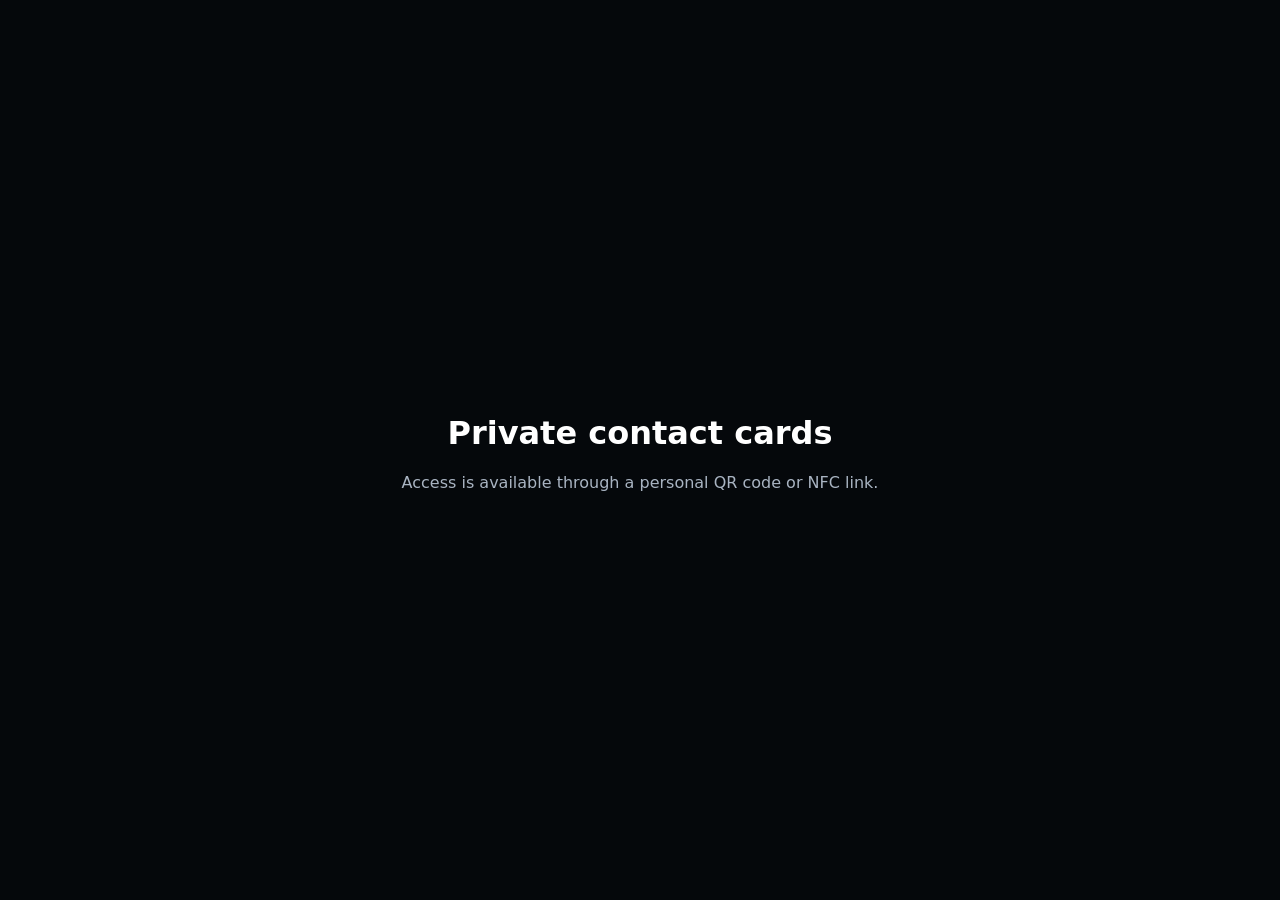
<file: index.html>
<!doctype html><html><head><meta charset="utf-8"><meta name="robots" content="noindex,nofollow"><meta name="viewport" content="width=device-width,initial-scale=1"><title>Private contact cards</title><style>body{margin:0;min-height:100vh;display:grid;place-items:center;background:#05080b;color:#a9b4c2;font:16px system-ui}main{text-align:center;padding:24px}h1{color:#fff}</style></head><body><main><h1>Private contact cards</h1><p>Access is available through a personal QR code or NFC link.</p></main></body></html>
</file>
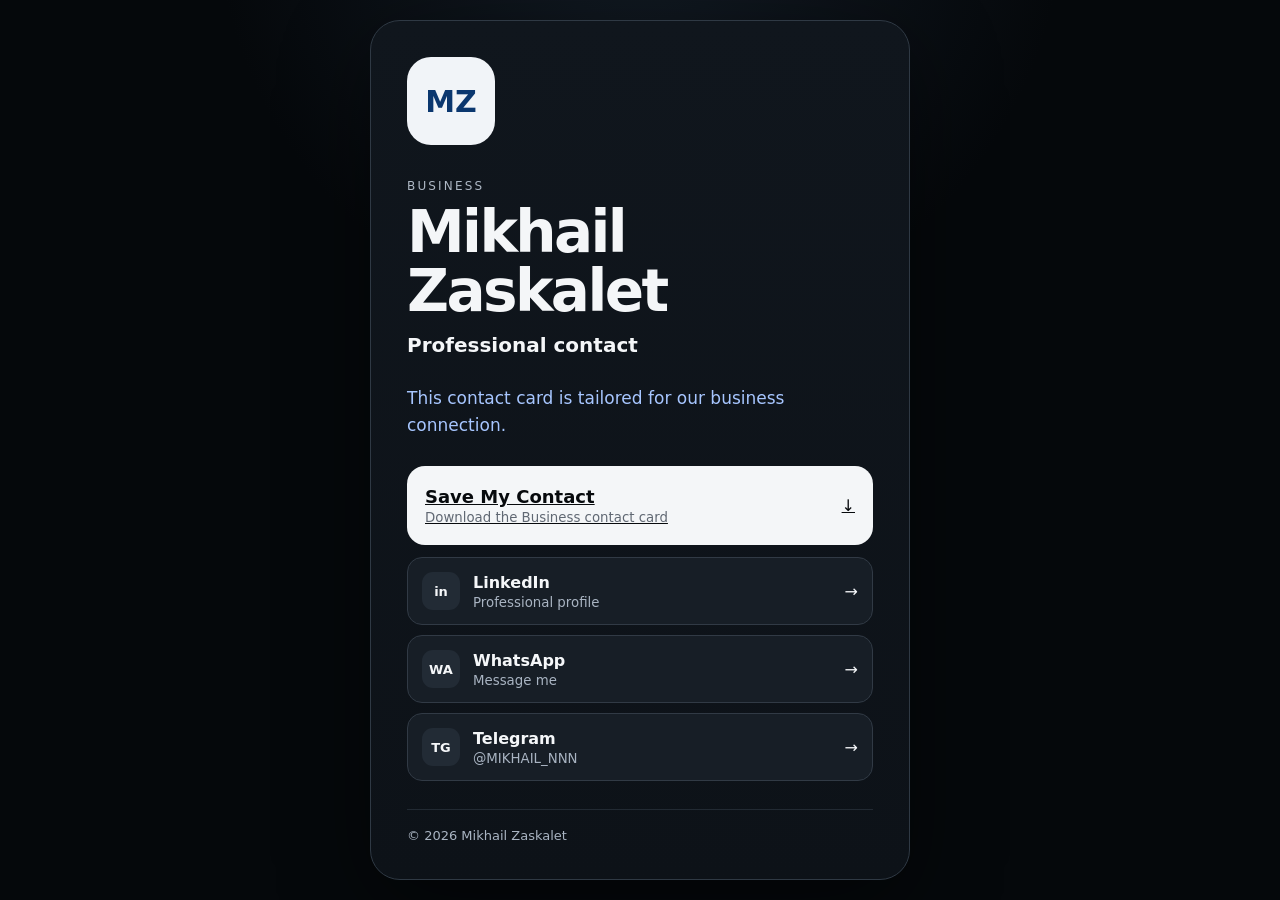
<file: business/index.html>
<!doctype html>
<html lang="en">
<head>
  <meta charset="utf-8">
  <meta name="viewport" content="width=device-width,initial-scale=1,viewport-fit=cover">
  <meta name="robots" content="noindex,nofollow,noarchive,nosnippet,noimageindex">
  <meta name="referrer" content="no-referrer">
  <title>Mikhail Zaskalet — Business</title>
  <link rel="stylesheet" href="../assets/style.css">
</head>
<body>
<main class="page"><section class="card">
  <div class="logo">MZ</div>
  <div class="eyebrow">Business</div>
  <h1>Mikhail Zaskalet</h1>
  <p class="subtitle">Professional contact</p>
  <p class="intro">This contact card is tailored for our business connection.</p>

  <a class="save" href="Mikhail-Zaskalet-business.vcf" download>
    <span><strong>Save My Contact</strong><small>Download the Business contact card</small></span>
    <span>↓</span>
  </a>

  <div class="links">
            <a class="link" href="https://www.linkedin.com/in/mzaskalet/" target="_blank" rel="noopener noreferrer">
              <span class="icon">in</span><span class="copy"><strong>LinkedIn</strong><small>Professional profile</small></span><span class="arrow">→</span>
            </a>
            <a class="link" href="https://wa.me/message/U27I67VXRLP5I1" target="_blank" rel="noopener noreferrer">
              <span class="icon">WA</span><span class="copy"><strong>WhatsApp</strong><small>Message me</small></span><span class="arrow">→</span>
            </a>
            <a class="link" href="https://t.me/MIKHAIL_NNN" target="_blank" rel="noopener noreferrer">
              <span class="icon">TG</span><span class="copy"><strong>Telegram</strong><small>@MIKHAIL_NNN</small></span><span class="arrow">→</span>
            </a></div>
  <div class="footer-line"></div>
  <footer>© 2026 Mikhail Zaskalet</footer>
</section></main>
<script>
const copyButton=document.getElementById("copyDiscord");
if(copyButton)copyButton.addEventListener("click",async()=>{
  try{await navigator.clipboard.writeText("Bogdan2K");copyButton.querySelector(".arrow").textContent="Copied";setTimeout(()=>copyButton.querySelector(".arrow").textContent="Copy",1200)}
  catch{alert("Bogdan2K")}
});
</script>
</body></html>
</file>
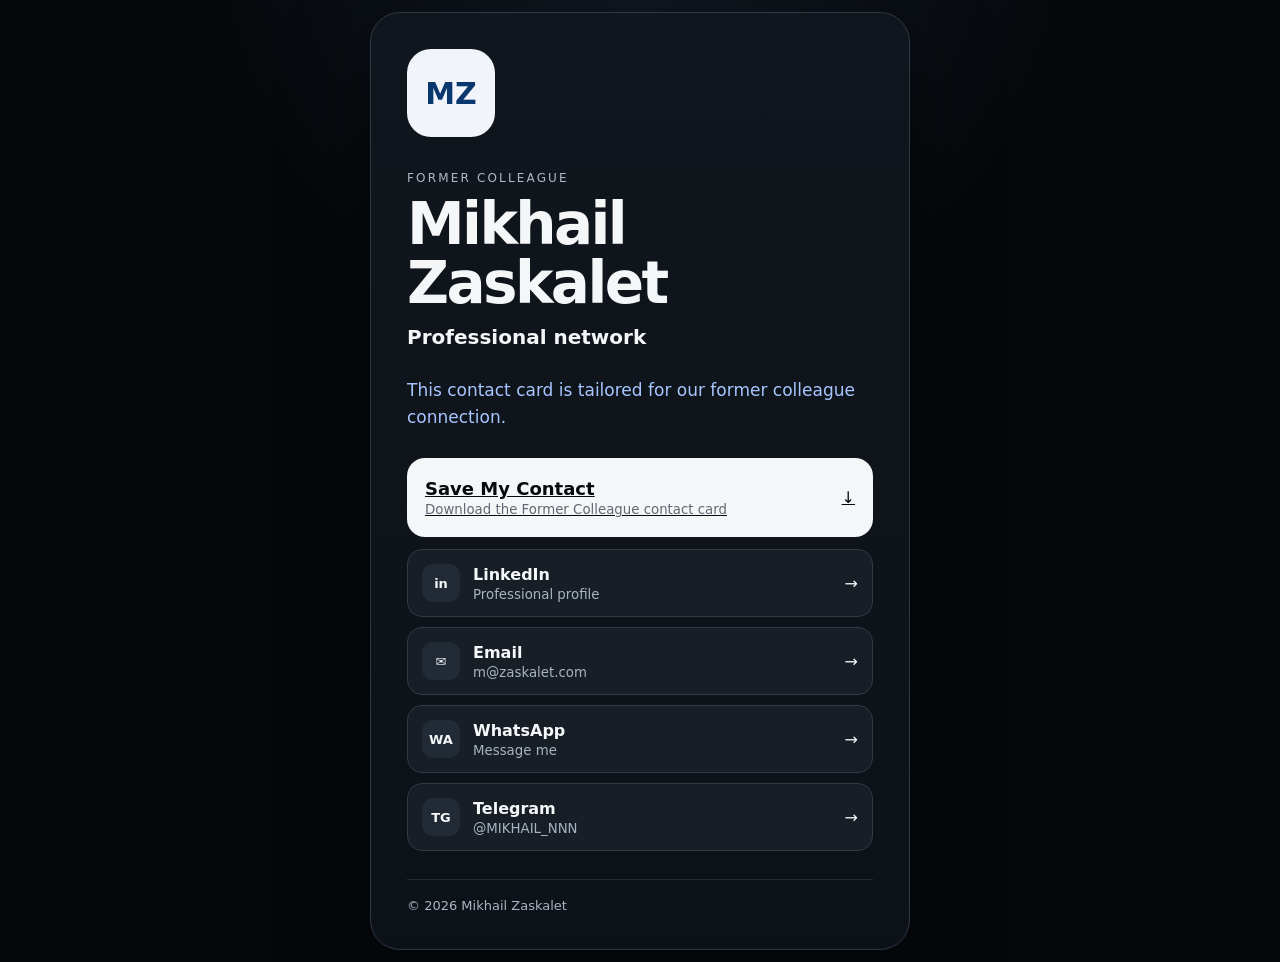
<file: former-colleague/index.html>
<!doctype html>
<html lang="en">
<head>
  <meta charset="utf-8">
  <meta name="viewport" content="width=device-width,initial-scale=1,viewport-fit=cover">
  <meta name="robots" content="noindex,nofollow,noarchive,nosnippet,noimageindex">
  <meta name="referrer" content="no-referrer">
  <title>Mikhail Zaskalet — Former Colleague</title>
  <link rel="stylesheet" href="../assets/style.css">
</head>
<body>
<main class="page"><section class="card">
  <div class="logo">MZ</div>
  <div class="eyebrow">Former Colleague</div>
  <h1>Mikhail Zaskalet</h1>
  <p class="subtitle">Professional network</p>
  <p class="intro">This contact card is tailored for our former colleague connection.</p>

  <a class="save" href="Mikhail-Zaskalet-former-colleague.vcf" download>
    <span><strong>Save My Contact</strong><small>Download the Former Colleague contact card</small></span>
    <span>↓</span>
  </a>

  <div class="links">
            <a class="link" href="https://www.linkedin.com/in/mzaskalet/" target="_blank" rel="noopener noreferrer">
              <span class="icon">in</span><span class="copy"><strong>LinkedIn</strong><small>Professional profile</small></span><span class="arrow">→</span>
            </a>
            <a class="link" href="mailto:m@zaskalet.com" target="_blank" rel="noopener noreferrer">
              <span class="icon">✉</span><span class="copy"><strong>Email</strong><small>m@zaskalet.com</small></span><span class="arrow">→</span>
            </a>
            <a class="link" href="https://wa.me/message/U27I67VXRLP5I1" target="_blank" rel="noopener noreferrer">
              <span class="icon">WA</span><span class="copy"><strong>WhatsApp</strong><small>Message me</small></span><span class="arrow">→</span>
            </a>
            <a class="link" href="https://t.me/MIKHAIL_NNN" target="_blank" rel="noopener noreferrer">
              <span class="icon">TG</span><span class="copy"><strong>Telegram</strong><small>@MIKHAIL_NNN</small></span><span class="arrow">→</span>
            </a></div>
  <div class="footer-line"></div>
  <footer>© 2026 Mikhail Zaskalet</footer>
</section></main>
<script>
const copyButton=document.getElementById("copyDiscord");
if(copyButton)copyButton.addEventListener("click",async()=>{
  try{await navigator.clipboard.writeText("Bogdan2K");copyButton.querySelector(".arrow").textContent="Copied";setTimeout(()=>copyButton.querySelector(".arrow").textContent="Copy",1200)}
  catch{alert("Bogdan2K")}
});
</script>
</body></html>
</file>
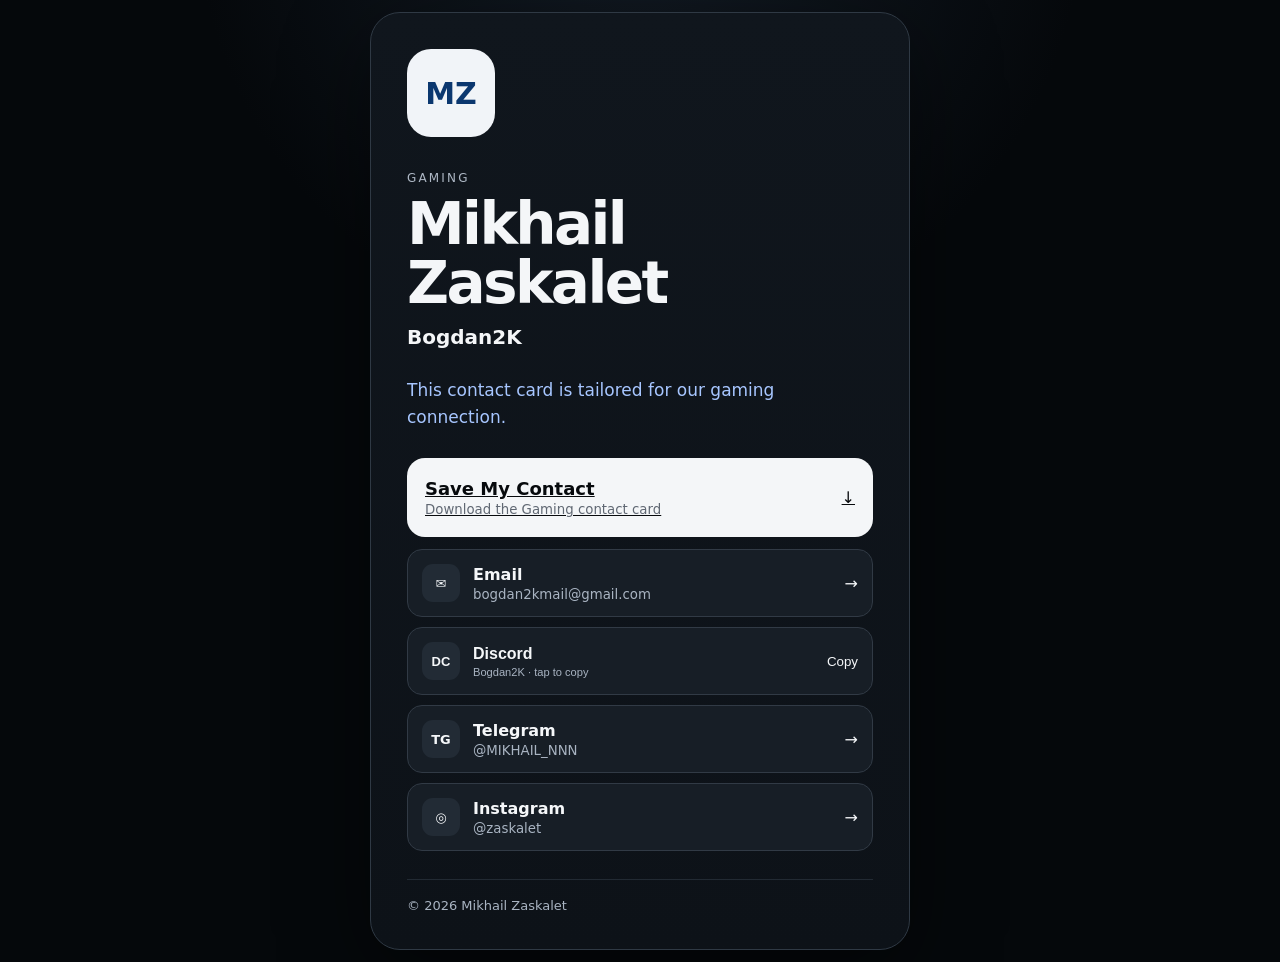
<file: gaming/index.html>
<!doctype html>
<html lang="en">
<head>
  <meta charset="utf-8">
  <meta name="viewport" content="width=device-width,initial-scale=1,viewport-fit=cover">
  <meta name="robots" content="noindex,nofollow,noarchive,nosnippet,noimageindex">
  <meta name="referrer" content="no-referrer">
  <title>Mikhail Zaskalet — Gaming</title>
  <link rel="stylesheet" href="../assets/style.css">
</head>
<body>
<main class="page"><section class="card">
  <div class="logo">MZ</div>
  <div class="eyebrow">Gaming</div>
  <h1>Mikhail Zaskalet</h1>
  <p class="subtitle">Bogdan2K</p>
  <p class="intro">This contact card is tailored for our gaming connection.</p>

  <a class="save" href="Mikhail-Zaskalet-gaming.vcf" download>
    <span><strong>Save My Contact</strong><small>Download the Gaming contact card</small></span>
    <span>↓</span>
  </a>

  <div class="links">
            <a class="link" href="mailto:bogdan2kmail@gmail.com" target="_blank" rel="noopener noreferrer">
              <span class="icon">✉</span><span class="copy"><strong>Email</strong><small>bogdan2kmail@gmail.com</small></span><span class="arrow">→</span>
            </a>
            <button class="link" id="copyDiscord">
              <span class="icon">DC</span><span class="copy"><strong>Discord</strong><small>Bogdan2K · tap to copy</small></span><span class="arrow">Copy</span>
            </button>
            <a class="link" href="https://t.me/MIKHAIL_NNN" target="_blank" rel="noopener noreferrer">
              <span class="icon">TG</span><span class="copy"><strong>Telegram</strong><small>@MIKHAIL_NNN</small></span><span class="arrow">→</span>
            </a>
            <a class="link" href="https://www.instagram.com/zaskalet/" target="_blank" rel="noopener noreferrer">
              <span class="icon">◎</span><span class="copy"><strong>Instagram</strong><small>@zaskalet</small></span><span class="arrow">→</span>
            </a></div>
  <div class="footer-line"></div>
  <footer>© 2026 Mikhail Zaskalet</footer>
</section></main>
<script>
const copyButton=document.getElementById("copyDiscord");
if(copyButton)copyButton.addEventListener("click",async()=>{
  try{await navigator.clipboard.writeText("Bogdan2K");copyButton.querySelector(".arrow").textContent="Copied";setTimeout(()=>copyButton.querySelector(".arrow").textContent="Copy",1200)}
  catch{alert("Bogdan2K")}
});
</script>
</body></html>
</file>
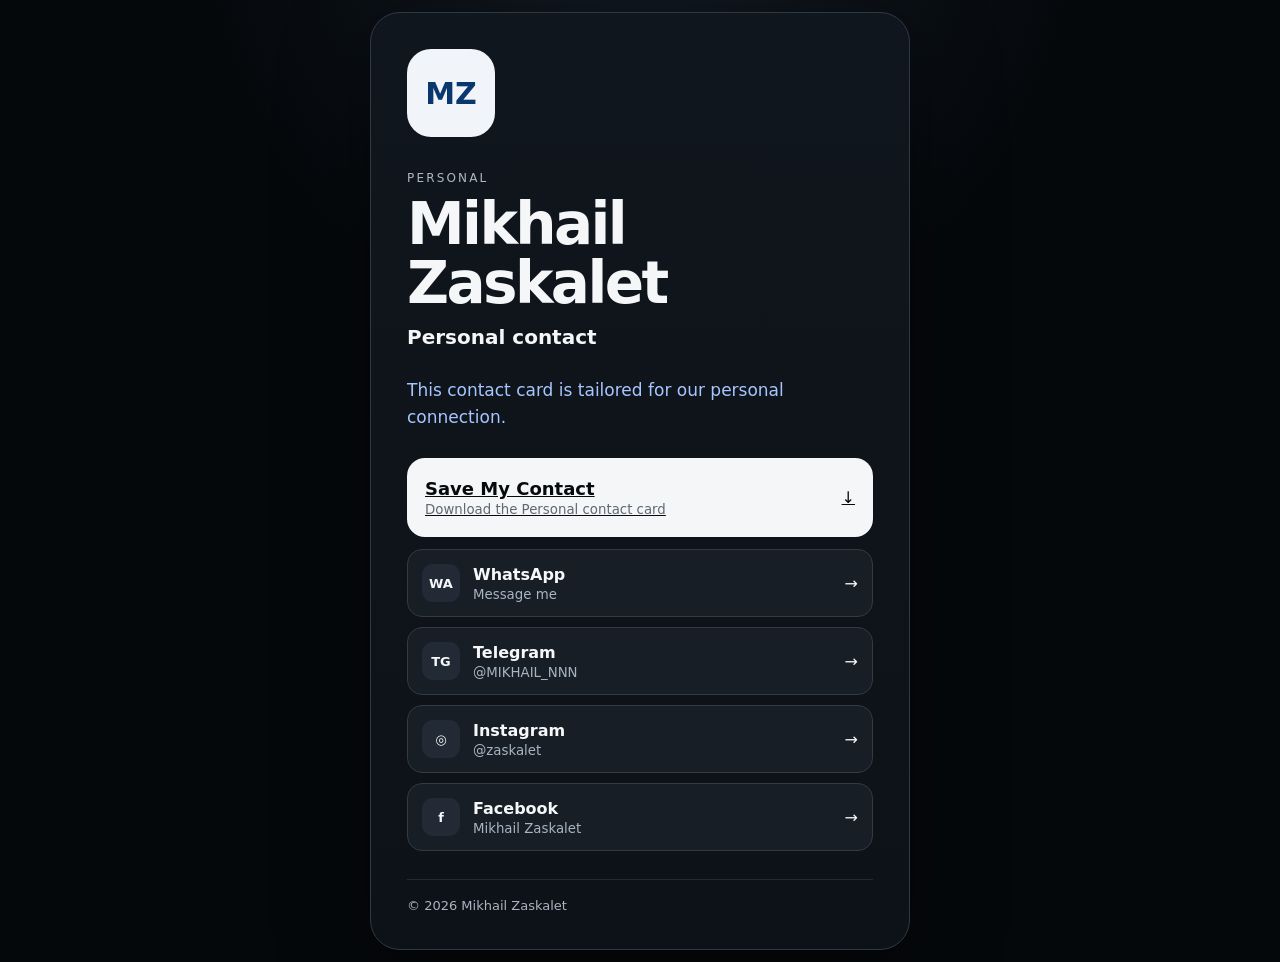
<file: personal/index.html>
<!doctype html>
<html lang="en">
<head>
  <meta charset="utf-8">
  <meta name="viewport" content="width=device-width,initial-scale=1,viewport-fit=cover">
  <meta name="robots" content="noindex,nofollow,noarchive,nosnippet,noimageindex">
  <meta name="referrer" content="no-referrer">
  <title>Mikhail Zaskalet — Personal</title>
  <link rel="stylesheet" href="../assets/style.css">
</head>
<body>
<main class="page"><section class="card">
  <div class="logo">MZ</div>
  <div class="eyebrow">Personal</div>
  <h1>Mikhail Zaskalet</h1>
  <p class="subtitle">Personal contact</p>
  <p class="intro">This contact card is tailored for our personal connection.</p>

  <a class="save" href="Mikhail-Zaskalet-personal.vcf" download>
    <span><strong>Save My Contact</strong><small>Download the Personal contact card</small></span>
    <span>↓</span>
  </a>

  <div class="links">
            <a class="link" href="https://wa.me/message/U27I67VXRLP5I1" target="_blank" rel="noopener noreferrer">
              <span class="icon">WA</span><span class="copy"><strong>WhatsApp</strong><small>Message me</small></span><span class="arrow">→</span>
            </a>
            <a class="link" href="https://t.me/MIKHAIL_NNN" target="_blank" rel="noopener noreferrer">
              <span class="icon">TG</span><span class="copy"><strong>Telegram</strong><small>@MIKHAIL_NNN</small></span><span class="arrow">→</span>
            </a>
            <a class="link" href="https://www.instagram.com/zaskalet/" target="_blank" rel="noopener noreferrer">
              <span class="icon">◎</span><span class="copy"><strong>Instagram</strong><small>@zaskalet</small></span><span class="arrow">→</span>
            </a>
            <a class="link" href="https://www.facebook.com/mzaskalet" target="_blank" rel="noopener noreferrer">
              <span class="icon">f</span><span class="copy"><strong>Facebook</strong><small>Mikhail Zaskalet</small></span><span class="arrow">→</span>
            </a></div>
  <div class="footer-line"></div>
  <footer>© 2026 Mikhail Zaskalet</footer>
</section></main>
<script>
const copyButton=document.getElementById("copyDiscord");
if(copyButton)copyButton.addEventListener("click",async()=>{
  try{await navigator.clipboard.writeText("Bogdan2K");copyButton.querySelector(".arrow").textContent="Copied";setTimeout(()=>copyButton.querySelector(".arrow").textContent="Copy",1200)}
  catch{alert("Bogdan2K")}
});
</script>
</body></html>
</file>
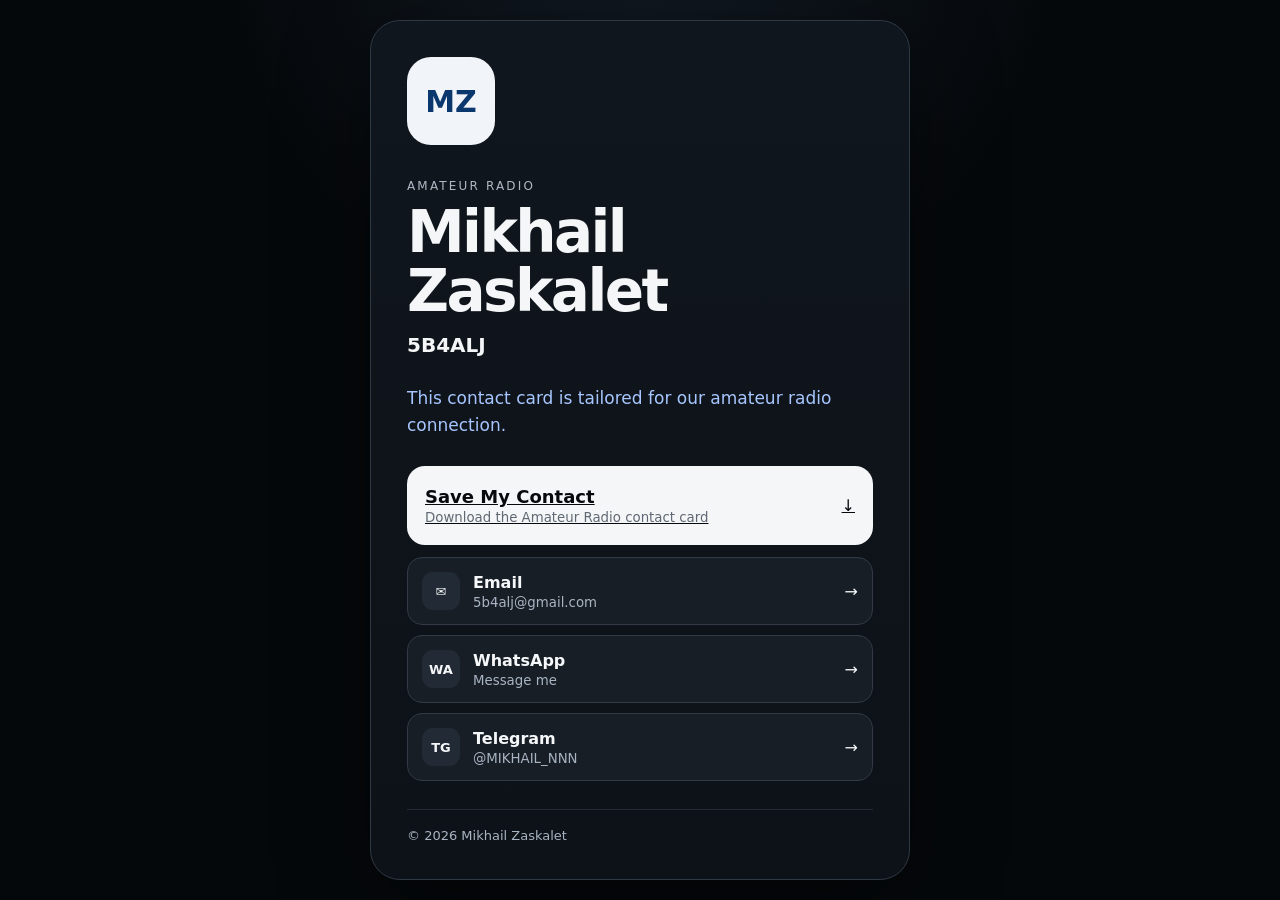
<file: radio/index.html>
<!doctype html>
<html lang="en">
<head>
  <meta charset="utf-8">
  <meta name="viewport" content="width=device-width,initial-scale=1,viewport-fit=cover">
  <meta name="robots" content="noindex,nofollow,noarchive,nosnippet,noimageindex">
  <meta name="referrer" content="no-referrer">
  <title>Mikhail Zaskalet — Amateur Radio</title>
  <link rel="stylesheet" href="../assets/style.css">
</head>
<body>
<main class="page"><section class="card">
  <div class="logo">MZ</div>
  <div class="eyebrow">Amateur Radio</div>
  <h1>Mikhail Zaskalet</h1>
  <p class="subtitle">5B4ALJ</p>
  <p class="intro">This contact card is tailored for our amateur radio connection.</p>

  <a class="save" href="Mikhail-Zaskalet-radio.vcf" download>
    <span><strong>Save My Contact</strong><small>Download the Amateur Radio contact card</small></span>
    <span>↓</span>
  </a>

  <div class="links">
            <a class="link" href="mailto:5b4alj@gmail.com" target="_blank" rel="noopener noreferrer">
              <span class="icon">✉</span><span class="copy"><strong>Email</strong><small>5b4alj@gmail.com</small></span><span class="arrow">→</span>
            </a>
            <a class="link" href="https://wa.me/message/U27I67VXRLP5I1" target="_blank" rel="noopener noreferrer">
              <span class="icon">WA</span><span class="copy"><strong>WhatsApp</strong><small>Message me</small></span><span class="arrow">→</span>
            </a>
            <a class="link" href="https://t.me/MIKHAIL_NNN" target="_blank" rel="noopener noreferrer">
              <span class="icon">TG</span><span class="copy"><strong>Telegram</strong><small>@MIKHAIL_NNN</small></span><span class="arrow">→</span>
            </a></div>
  <div class="footer-line"></div>
  <footer>© 2026 Mikhail Zaskalet</footer>
</section></main>
<script>
const copyButton=document.getElementById("copyDiscord");
if(copyButton)copyButton.addEventListener("click",async()=>{
  try{await navigator.clipboard.writeText("Bogdan2K");copyButton.querySelector(".arrow").textContent="Copied";setTimeout(()=>copyButton.querySelector(".arrow").textContent="Copy",1200)}
  catch{alert("Bogdan2K")}
});
</script>
</body></html>
</file>
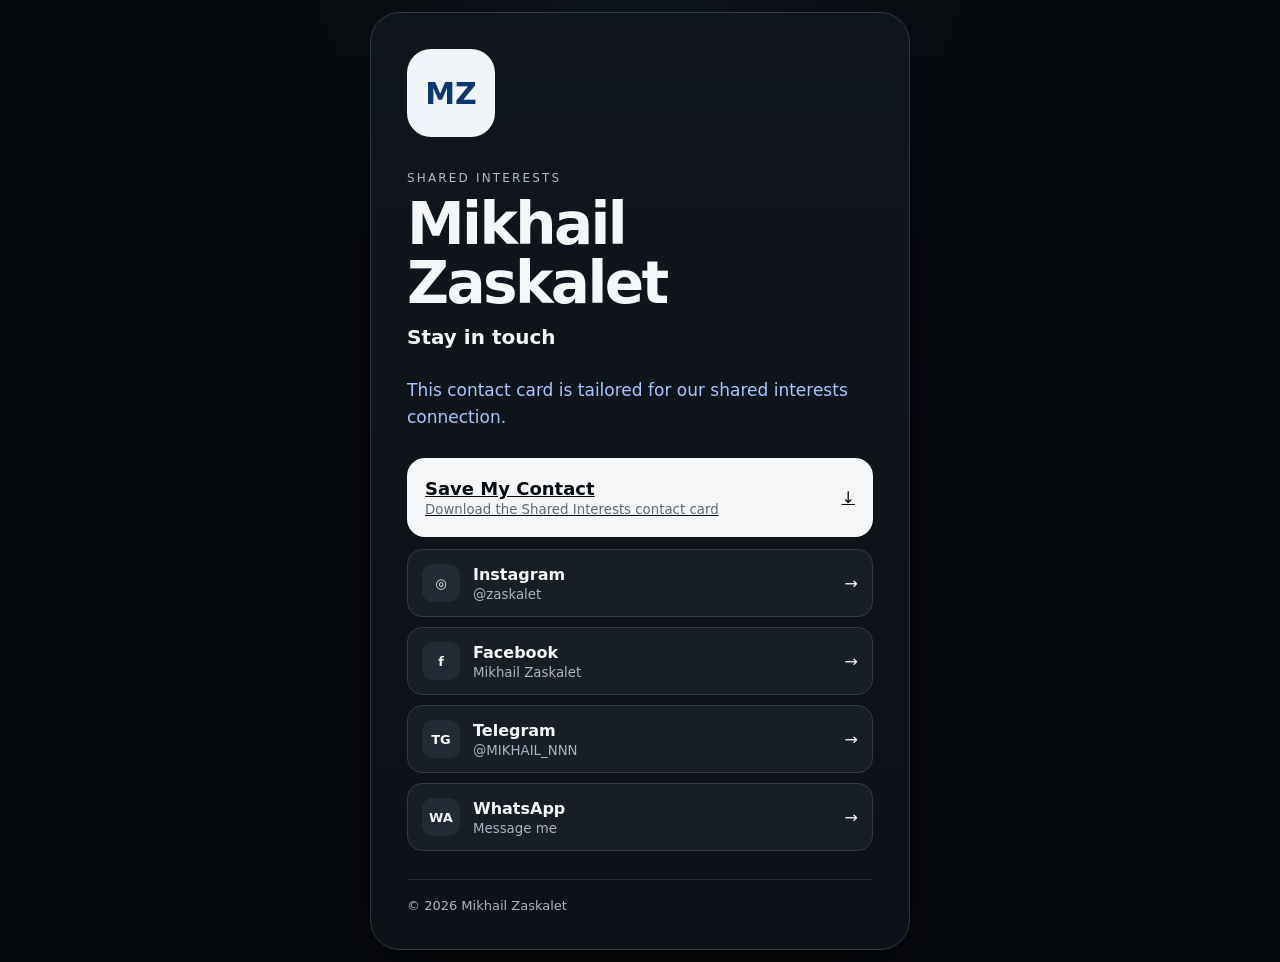
<file: shared/index.html>
<!doctype html>
<html lang="en">
<head>
  <meta charset="utf-8">
  <meta name="viewport" content="width=device-width,initial-scale=1,viewport-fit=cover">
  <meta name="robots" content="noindex,nofollow,noarchive,nosnippet,noimageindex">
  <meta name="referrer" content="no-referrer">
  <title>Mikhail Zaskalet — Shared Interests</title>
  <link rel="stylesheet" href="../assets/style.css">
</head>
<body>
<main class="page"><section class="card">
  <div class="logo">MZ</div>
  <div class="eyebrow">Shared Interests</div>
  <h1>Mikhail Zaskalet</h1>
  <p class="subtitle">Stay in touch</p>
  <p class="intro">This contact card is tailored for our shared interests connection.</p>

  <a class="save" href="Mikhail-Zaskalet-shared.vcf" download>
    <span><strong>Save My Contact</strong><small>Download the Shared Interests contact card</small></span>
    <span>↓</span>
  </a>

  <div class="links">
            <a class="link" href="https://www.instagram.com/zaskalet/" target="_blank" rel="noopener noreferrer">
              <span class="icon">◎</span><span class="copy"><strong>Instagram</strong><small>@zaskalet</small></span><span class="arrow">→</span>
            </a>
            <a class="link" href="https://www.facebook.com/mzaskalet" target="_blank" rel="noopener noreferrer">
              <span class="icon">f</span><span class="copy"><strong>Facebook</strong><small>Mikhail Zaskalet</small></span><span class="arrow">→</span>
            </a>
            <a class="link" href="https://t.me/MIKHAIL_NNN" target="_blank" rel="noopener noreferrer">
              <span class="icon">TG</span><span class="copy"><strong>Telegram</strong><small>@MIKHAIL_NNN</small></span><span class="arrow">→</span>
            </a>
            <a class="link" href="https://wa.me/message/U27I67VXRLP5I1" target="_blank" rel="noopener noreferrer">
              <span class="icon">WA</span><span class="copy"><strong>WhatsApp</strong><small>Message me</small></span><span class="arrow">→</span>
            </a></div>
  <div class="footer-line"></div>
  <footer>© 2026 Mikhail Zaskalet</footer>
</section></main>
<script>
const copyButton=document.getElementById("copyDiscord");
if(copyButton)copyButton.addEventListener("click",async()=>{
  try{await navigator.clipboard.writeText("Bogdan2K");copyButton.querySelector(".arrow").textContent="Copied";setTimeout(()=>copyButton.querySelector(".arrow").textContent="Copy",1200)}
  catch{alert("Bogdan2K")}
});
</script>
</body></html>
</file>
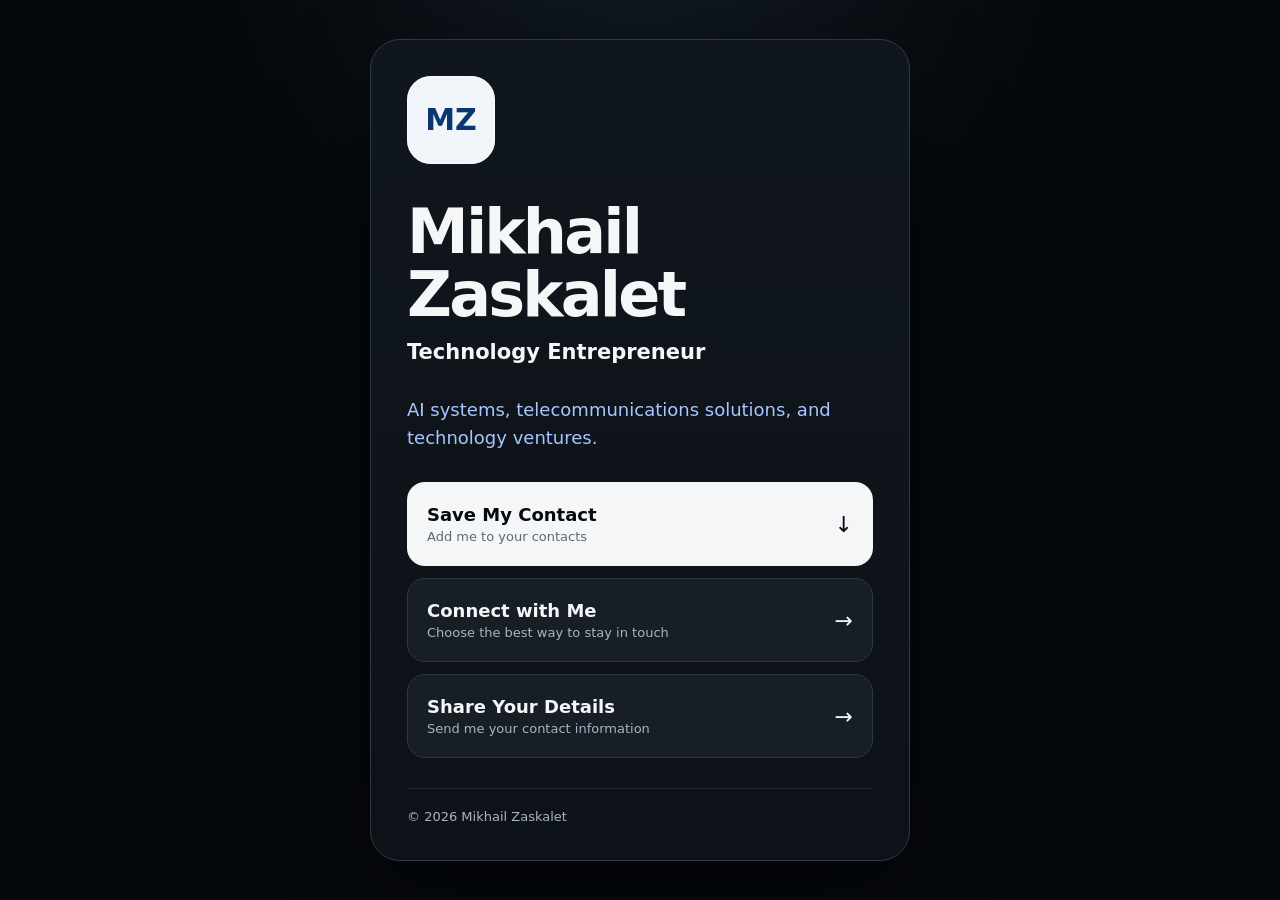
<file: c/a7K9mQ2xR8vL4pZ6/index.html>
<!doctype html>
<html lang="en">
<head>
  <meta charset="utf-8">
  <meta name="viewport" content="width=device-width,initial-scale=1,viewport-fit=cover">
  <meta name="robots" content="noindex,nofollow,noarchive,nosnippet,noimageindex">
  <meta name="googlebot" content="noindex,nofollow,noarchive,nosnippet,noimageindex">
  <meta name="referrer" content="no-referrer">
  <title>Mikhail Zaskalet</title>
  <link rel="stylesheet" href="assets/style-v2.css">
</head>
<body>
  <main class="page">
    <section class="profile-card">
      <div class="logo">MZ</div>

      <div class="hero">
        <h1>Mikhail Zaskalet</h1>
        <h2>Technology Entrepreneur</h2>
        <p>AI systems, telecommunications solutions, and technology ventures.</p>
      </div>

      <div class="actions">
        <button class="action primary" id="saveContact">
          <span>
            <strong>Save My Contact</strong>
            <small>Add me to your contacts</small>
          </span>
          <span class="arrow">↓</span>
        </button>

        <button class="action" data-open="connectDialog">
          <span>
            <strong>Connect with Me</strong>
            <small>Choose the best way to stay in touch</small>
          </span>
          <span class="arrow">→</span>
        </button>

        <button class="action" data-open="shareDialog">
          <span>
            <strong>Share Your Details</strong>
            <small>Send me your contact information</small>
          </span>
          <span class="arrow">→</span>
        </button>
      </div>

      <div class="footer-line"></div>
      <footer>© 2026 Mikhail Zaskalet</footer>
    </section>
  </main>

  <dialog id="connectDialog">
    <div class="sheet-grip"></div>
    <div class="dialog-head">
      <div>
        <div class="eyebrow">CONNECT WITH ME</div>
        <h3>How do you know me?</h3>
        <p>Choose the context that fits best.</p>
      </div>
      <button class="close" aria-label="Close">×</button>
    </div>

    <div id="contextGrid" class="context-grid">
      <button data-context="Business">💼 <span>Business</span></button>
      <button data-context="Former colleague">🏢 <span>Former colleague</span></button>
      <button data-context="Amateur Radio">📡 <span>Amateur Radio</span></button>
      <button data-context="Gaming">🎮 <span>Gaming</span></button>
      <button data-context="Shared interests">🎯 <span>Shared interests</span></button>
      <button data-context="Personal">🤝 <span>Personal</span></button>
      <button data-context="Other">✉️ <span>Other</span></button>
    </div>

    <div id="contactLinks" class="contact-links" hidden></div>
  </dialog>

  <dialog id="shareDialog">
    <div class="sheet-grip"></div>
    <div class="dialog-head">
      <div>
        <div class="eyebrow">SHARE YOUR DETAILS</div>
        <h3>Nice to meet you!</h3>
        <p>Send me the contact details you would like me to keep.</p>
      </div>
      <button class="close" aria-label="Close">×</button>
    </div>

    <form id="shareForm">
      <label>Name *<input name="name" required autocomplete="name"></label>
      <label>Company / Organization<input name="company" autocomplete="organization"></label>
      <label>Email or messenger *<input name="contact" required autocomplete="email"></label>
      <label>How do you know me?
        <select name="context">
          <option>Business</option>
          <option>Former colleague</option>
          <option>Amateur Radio</option>
          <option>Gaming</option>
          <option>Shared interests</option>
          <option>Personal</option>
          <option>Other</option>
        </select>
      </label>
      <label>Message<textarea name="message" rows="5"></textarea></label>
      <button class="send" type="submit">Send</button>
      <small class="note">Your email app will open with a prepared message. Nothing is stored on this website.</small>
    </form>
  </dialog>

  <script src="assets/config-v2.js"></script>
  <script src="assets/app-v2.js"></script>
</body>
</html>
</file>
<file: assets/style.css>
:root{color-scheme:dark;--bg:#05080b;--panel:#10161d;--line:#2f3944;--text:#f4f6f8;--muted:#a9b4c2;--blue:#a7c6ff}
*{box-sizing:border-box}html,body{margin:0;min-height:100%;font-family:Inter,ui-sans-serif,system-ui,-apple-system,"Segoe UI",sans-serif;background:radial-gradient(circle at 50% -10%,rgba(30,43,58,.55),transparent 36%),#05080b;color:var(--text)}
body{padding:12px}.page{min-height:calc(100vh - 24px);display:grid;place-items:center}
.card{width:min(540px,100%);background:linear-gradient(180deg,#10161d,#0d1218);border:1px solid var(--line);border-radius:30px;padding:36px;box-shadow:0 26px 90px rgba(0,0,0,.45)}
.logo{width:88px;height:88px;border-radius:24px;background:#f1f4f8;color:#0b376f;display:grid;place-items:center;font-weight:900;font-size:30px;margin-bottom:34px}
.eyebrow{font-size:12px;letter-spacing:.18em;color:#aeb8c5;text-transform:uppercase;margin-bottom:10px}
h1{font-size:clamp(40px,8vw,58px);line-height:1.02;letter-spacing:-.045em;margin:0 0 12px}
.subtitle{font-size:20px;font-weight:700;margin:0 0 28px}.intro{font-size:17px;line-height:1.55;color:var(--blue);margin:0 0 28px}
.save{width:100%;border:0;background:#f4f6f8;color:#070a0d;border-radius:18px;padding:20px 18px;display:flex;align-items:center;justify-content:space-between;text-align:left;cursor:pointer;margin-bottom:12px}
.save strong{display:block;font-size:18px}.save small{display:block;color:#606873;margin-top:3px}
.links{display:grid;gap:10px}.link{width:100%;min-height:68px;border:1px solid #313a45;background:#171e26;color:#f5f7f9;border-radius:15px;padding:12px 14px;text-align:left;text-decoration:none;display:flex;gap:13px;align-items:center;cursor:pointer}
.icon{width:38px;height:38px;border-radius:11px;background:#222b35;display:grid;place-items:center;font-weight:800;font-size:13px}.copy{min-width:0;display:grid;gap:3px}.copy strong{font-size:16px}.copy small{color:var(--muted);white-space:nowrap;overflow:hidden;text-overflow:ellipsis}.arrow{margin-left:auto}
.footer-line{height:1px;background:#222a33;margin:28px 0 18px}footer{font-size:13px;color:#a9b4c2}
@media(max-width:560px){body{padding:0}.page{min-height:100vh}.card{min-height:100vh;width:100%;padding:28px 24px;border-radius:0;border-left:0;border-right:0}h1{font-size:44px}}
</file>
<file: c/a7K9mQ2xR8vL4pZ6/assets/style-v2.css>
:root{
  color-scheme:dark;
  --bg:#05080b;
  --panel:#10161d;
  --panel2:#171e26;
  --line:#2f3944;
  --text:#f4f6f8;
  --muted:#a9b4c2;
  --blue:#a7c6ff;
  --white:#f4f6f8;
}
*{box-sizing:border-box}
html,body{
  margin:0;
  min-height:100%;
  font-family:Inter,ui-sans-serif,system-ui,-apple-system,"Segoe UI",sans-serif;
  background:
    radial-gradient(circle at 50% -10%,rgba(30,43,58,.55),transparent 36%),
    #05080b;
  color:var(--text)
}
body{padding:12px}
button,input,textarea,select{font:inherit}
button{touch-action:manipulation}
.page{min-height:calc(100vh - 24px);display:grid;place-items:center}
.profile-card{
  width:min(540px,100%);
  background:linear-gradient(180deg,#10161d 0%,#0d1218 100%);
  border:1px solid var(--line);
  border-radius:30px;
  padding:36px;
  box-shadow:0 26px 90px rgba(0,0,0,.45)
}
.logo{
  width:88px;height:88px;border-radius:24px;
  background:#f1f4f8;color:#0b376f;
  display:grid;place-items:center;
  font-weight:900;font-size:30px;
  margin-bottom:36px;
  box-shadow:inset 0 0 0 1px rgba(255,255,255,.6)
}
.hero h1{
  font-size:clamp(42px,8vw,62px);
  line-height:1.02;
  letter-spacing:-.045em;
  margin:0 0 14px
}
.hero h2{font-size:21px;margin:0 0 32px}
.hero p{
  font-size:18px;line-height:1.55;
  color:var(--blue);
  margin:0 0 30px;
  max-width:460px
}
.actions{display:grid;gap:12px}
.action{
  width:100%;
  border:1px solid var(--line);
  background:var(--panel2);
  color:var(--text);
  border-radius:18px;
  padding:21px 19px;
  display:flex;align-items:center;justify-content:space-between;
  text-align:left;cursor:pointer;
  transition:transform .18s ease,border-color .18s ease,background .18s ease
}
.action:hover{transform:translateY(-1px);border-color:#4a5968}
.action:active{transform:translateY(0)}
.action.primary{background:var(--white);color:#070a0d;border-color:transparent}
.action strong{display:block;font-size:18px;margin-bottom:4px}
.action small{display:block;color:var(--muted);font-size:13px}
.action.primary small{color:#606873}
.arrow{font-size:22px}
.footer-line{height:1px;background:#222a33;margin:30px 0 20px}
footer{font-size:13px;color:#a9b4c2}

dialog{
  width:min(560px,calc(100% - 28px));
  border:1px solid var(--line);
  border-radius:26px;
  background:#11171d;
  color:var(--text);
  padding:24px;
  box-shadow:0 28px 100px rgba(0,0,0,.68)
}
dialog::backdrop{background:rgba(0,0,0,.8);backdrop-filter:blur(7px)}
.sheet-grip{
  width:44px;height:4px;border-radius:999px;
  background:#4c5866;margin:-8px auto 18px
}
.dialog-head{
  display:flex;gap:18px;justify-content:space-between;align-items:flex-start
}
.dialog-head h3{
  font-size:28px;letter-spacing:-.03em;margin:8px 0 8px
}
.dialog-head p{margin:0 0 18px;color:var(--muted)}
.eyebrow{font-size:12px;letter-spacing:.18em;color:#aeb8c5}
.close{
  border:1px solid #343e49;background:#192029;color:#fff;
  border-radius:50%;width:42px;height:42px;font-size:23px;cursor:pointer
}
.context-grid{display:grid;grid-template-columns:1fr 1fr;gap:10px}
.context-grid button{
  min-height:54px;border:1px solid #313a45;background:#171e26;
  color:#f5f7f9;border-radius:14px;padding:14px 16px;
  text-align:left;display:flex;gap:12px;align-items:center;cursor:pointer
}
.context-grid button:hover{border-color:#536173}
.contact-links{display:grid;gap:10px;margin-top:4px}
.context-title{display:grid;gap:4px;margin:0 0 10px}
.context-title strong{font-size:22px}
.context-title small{color:var(--muted);line-height:1.45}
.contact-entry{
  width:100%;min-height:68px;border:1px solid #313a45;
  background:#171e26;color:#f5f7f9;border-radius:15px;
  padding:12px 14px;text-align:left;text-decoration:none;
  display:flex;gap:13px;align-items:center;cursor:pointer
}
.contact-entry:hover{border-color:#536173;transform:translateY(-1px)}
.entry-icon{
  width:38px;height:38px;border-radius:11px;background:#222b35;
  display:grid;place-items:center;font-weight:800;font-size:13px;flex:0 0 auto
}
.entry-copy{min-width:0;display:grid;gap:3px}
.entry-copy strong{font-size:16px}
.entry-copy small{
  color:var(--muted);white-space:nowrap;overflow:hidden;text-overflow:ellipsis
}
.entry-action{margin-left:auto;color:#dfe7f2;font-size:13px}
.back{
  background:transparent;color:var(--muted);border:0;
  padding:10px 4px 2px;cursor:pointer;text-align:left
}

form{display:grid;gap:14px}
label{display:grid;gap:7px;font-size:14px}
input,textarea,select{
  width:100%;border:1px solid #2c3540;background:#0d1318;color:#fff;
  border-radius:13px;padding:14px;outline:none
}
input:focus,textarea:focus,select:focus{border-color:#6d86a5}
textarea{resize:vertical}
.send{
  border:0;border-radius:14px;padding:16px;background:#f4f6f8;
  color:#07090b;font-weight:800;cursor:pointer
}
.note{color:#8f9baa;line-height:1.45}

@media(max-width:560px){
  body{padding:0}
  .page{min-height:100vh}
  .profile-card{
    min-height:100vh;width:100%;
    padding:28px 24px;border-radius:0;border-left:0;border-right:0
  }
  .context-grid{grid-template-columns:1fr}
  .hero h1{font-size:44px}
  dialog{
    width:100%;max-width:none;
    margin:auto 0 0;border-radius:26px 26px 0 0;
    max-height:90vh;overflow:auto
  }
}
</file>
